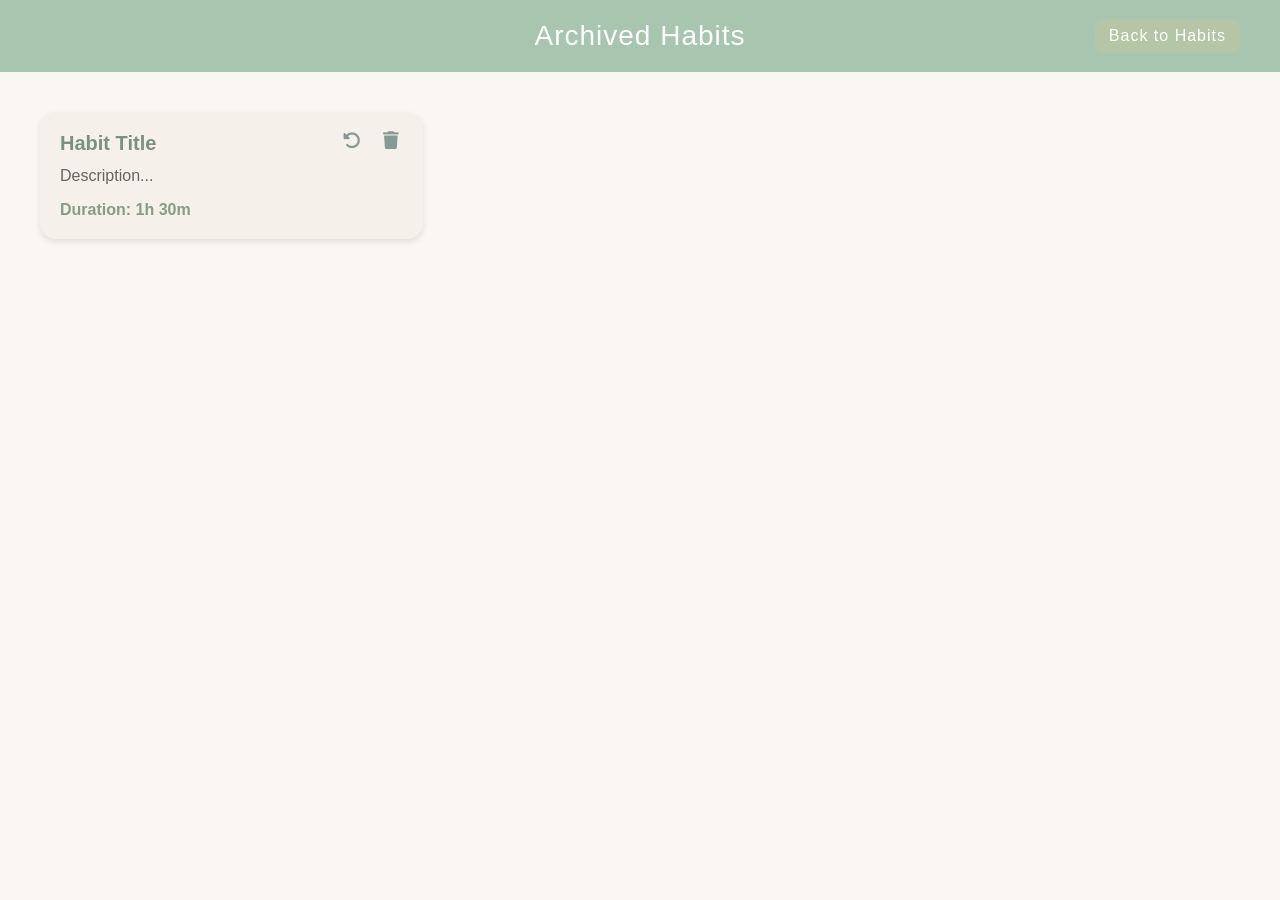
<file: src/main/resources/templates/archived.html>
<!DOCTYPE html>
<html xmlns:th="http://www.thymeleaf.org">
<head>
  <meta charset="UTF-8">
  <title>Archived Habits</title>
  <link rel="stylesheet"
        href="https://cdnjs.cloudflare.com/ajax/libs/font-awesome/6.4.0/css/all.min.css">
  <style>
    body {
      font-family: "Segoe UI", Arial, sans-serif;
      background-color: #FAF7F2;
      margin: 0;
      padding: 0;
    }
    header {
      background-color: #A8C5B0;
      color: white;
      padding: 20px 40px;
      text-align: center;
      font-size: 28px;
      letter-spacing: 1px;
      position: relative;
    }
    header a {
      position: absolute;
      right: 40px;
      top: 50%;
      transform: translateY(-50%);
      background-color: #B4C6A6;
      color: white;
      text-decoration: none;
      padding: 8px 14px;
      border-radius: 8px;
      font-size: 16px;
      transition: background 0.3s;
    }
    header a:hover {
      background-color: #8FAA9D;
    }

    main {
      padding: 40px;
      display: grid;
      grid-template-columns: repeat(auto-fill, minmax(300px, 1fr));
      gap: 25px;
    }
    .habit-card {
      background-color: #F5F1EA;
      border-radius: 16px;
      padding: 20px;
      box-shadow: 0 3px 6px rgba(0,0,0,0.1);
      opacity: 0.9;
      transition: transform 0.2s, box-shadow 0.2s;
      position: relative;
    }
    .habit-card:hover {
      transform: translateY(-3px);
      box-shadow: 0 5px 10px rgba(0,0,0,0.15);
    }
    .habit-title {
      font-size: 20px;
      font-weight: 700;
      color: #6F8576;
    }
    .habit-desc {
      margin-top: 10px;
      color: #555;
      line-height: 1.4;
    }
    .habit-duration {
      margin-top: 14px;
      font-weight: 600;
      color: #7B9478;
    }

    .habit-icons {
      position: absolute;
      top: 18px;
      right: 18px;
      display: flex;
      gap: 10px;
    }
    .habit-icons button {
      background: none;
      border: none;
      color: #7A8F8B;
      cursor: pointer;
      font-size: 18px;
      transition: color 0.2s;
    }
    .habit-icons button:hover {
      color: #4C6E5A;
    }

    /* shared style */
    .modal {
      display: none;
      position: fixed;
      z-index: 5;
      left: 0; top: 0;
      width: 100%; height: 100%;
      background: rgba(0,0,0,0.3);
      align-items: center;
      justify-content: center;
    }
    .modal-content {
      background-color: #FAF7F2;
      border-radius: 12px;
      width: 380px;
      padding: 30px;
      box-shadow: 0 4px 12px rgba(0,0,0,0.2);
      text-align: left;
    }
    .form-actions {
      margin-top: 25px;
      text-align: right;
    }
    .form-actions button {
      background: #8FAA9D;
      color: white;
      border: none;
      padding: 10px 18px;
      border-radius: 8px;
      cursor: pointer;
      margin-left: 10px;
    }
    .form-actions button.cancel {
      background: #B4C6A6;
    }
  </style>
</head>
<body>
  <header>
    Archived Habits
    <a href="/habits">Back to Habits</a>
  </header>

  <main>
    <div class="habit-card" th:each="habit : ${archivedHabits}">
      <div class="habit-title" th:text="${habit.title}">Habit Title</div>
      <div class="habit-desc" th:text="${habit.description}">Description...</div>
      <div class="habit-duration">
        Duration: <span th:text="${habit.hours}">1</span>h <span th:text="${habit.minutes}">30</span>m
      </div>
      <div class="habit-icons">
        <!-- restore button -->
        <button type="button"
                th:attr="data-id=${habit.id}"
                onclick="openRestoreModal(this)">
          <i class="fa-solid fa-rotate-left"></i>
        </button>
        <!-- permanent delete -->
        <button type="button"
                th:attr="data-id=${habit.id}"
                onclick="openDeleteModal(this)">
          <i class="fa-solid fa-trash"></i>
        </button>
      </div>
    </div>
  </main>

  <!-- restore modal -->
  <div class="modal" id="restoreModal">
    <div class="modal-content">
      <h2>Restore Habit</h2>
      <p>Do you want to restore this habit to your active habits list?</p>
      <div class="form-actions">
        <button type="button" class="cancel" onclick="closeRestoreModal()">Cancel</button>
        <a id="confirmRestore" style="text-decoration: none;">
          <button type="button">Restore</button>
        </a>
      </div>
    </div>
  </div>

  <!-- delete confirmation -->
  <div class="modal" id="deleteModal">
    <div class="modal-content">
      <h2>Delete Permanently</h2>
      <p>This will permanently remove the habit from the archive. Continue?</p>
      <div class="form-actions">
        <button type="button" class="cancel" onclick="closeDeleteModal()">Cancel</button>
        <a id="confirmDelete" style="text-decoration: none;">
          <button type="button">Delete</button>
        </a>
      </div>
    </div>
  </div>

  <script>
    // restore modal
    function openRestoreModal(btn) {
      const id = btn.getAttribute('data-id');
      document.getElementById('confirmRestore').setAttribute('href', '/habits/restore/' + id);
      document.getElementById('restoreModal').style.display = 'flex';
    }
    function closeRestoreModal() {
      document.getElementById('restoreModal').style.display = 'none';
    }

    // delete modal
    function openDeleteModal(btn) {
      const id = btn.getAttribute('data-id');
      document.getElementById('confirmDelete').setAttribute('href', '/habits/deleteArchived/' + id);
      document.getElementById('deleteModal').style.display = 'flex';
    }
    function closeDeleteModal() {
      document.getElementById('deleteModal').style.display = 'none';
    }

    // close modals when clicking outside
    window.onclick = e => {
      const restoreModal = document.getElementById('restoreModal');
      const deleteModal = document.getElementById('deleteModal');
      if (e.target === restoreModal) restoreModal.style.display = 'none';
      if (e.target === deleteModal) deleteModal.style.display = 'none';
    };
  </script>
</body>
</html>
</file>
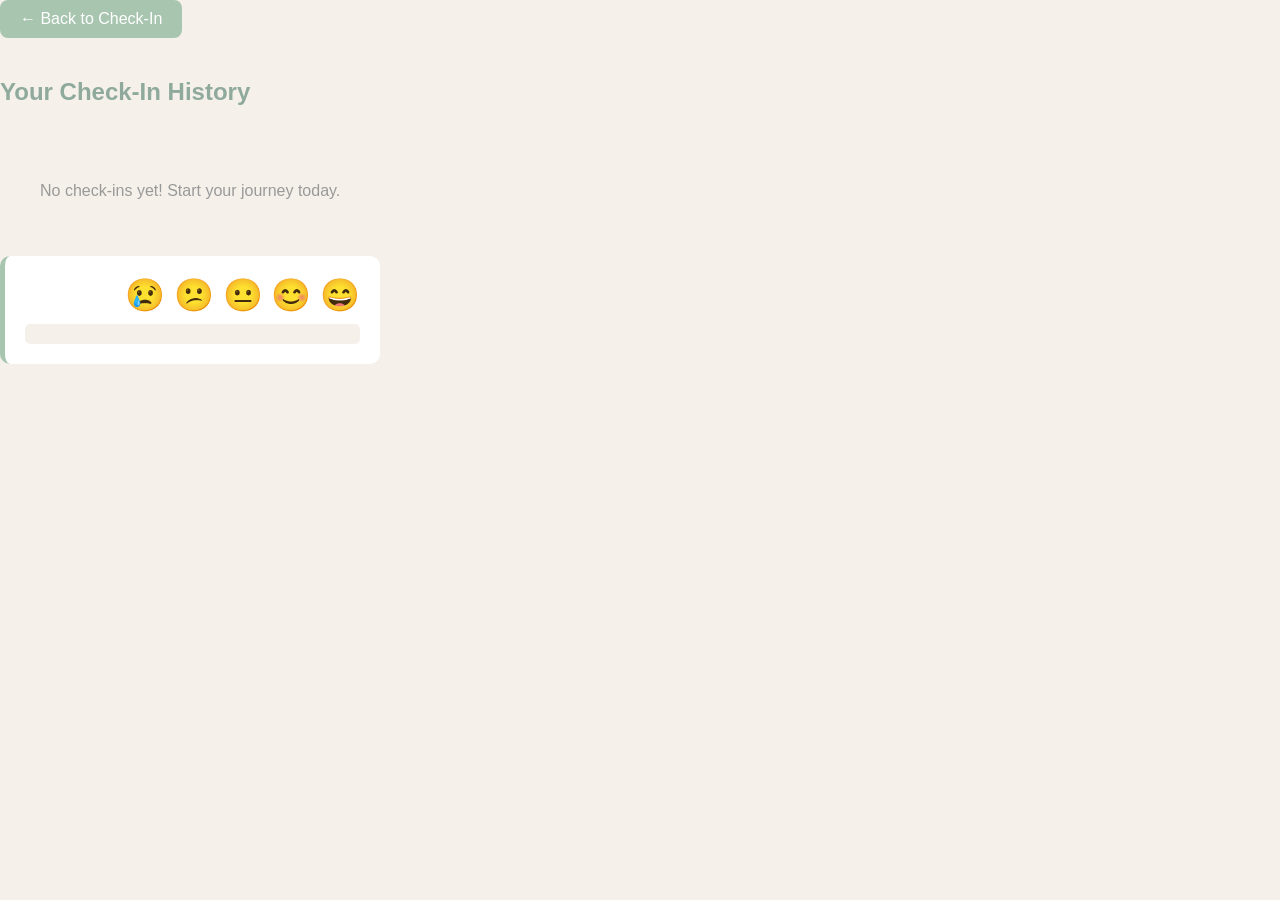
<file: src/main/resources/templates/checkin-history.html>
<!DOCTYPE html>
<html xmlns:th="http://www.thymeleaf.org">
<head>
    <title>Check-In History</title>
    <style>
        body {
            font-family: Arial, sans-serif;
            background: #F5F1EA;
            margin:0;
        }

        h2 {
            color: #8FAA9D;
            margin-bottom: 20px;
        }
        .btn-back {
            background: #A8C5B0;
            color: white;
            padding: 10px 20px;
            border: none;
            border-radius: 8px;
            cursor: pointer;
            text-decoration: none;
            display: inline-block;
            margin-bottom: 20px;
        }
        .btn-back:hover {
            background: #8FAA9D;
        }
        .checkin-card {
            background: white;
            padding: 20px;
            margin-bottom: 15px;
            border-radius: 10px;
            border-left: 5px solid #A8C5B0;
        }
        .checkin-header {
            display: flex;
            justify-content: space-between;
            align-items: center;
            margin-bottom: 10px;
        }
        .checkin-date {
            font-weight: bold;
            color: #555;
        }
        .checkin-mood {
            font-size: 2em;
        }
        .checkin-reflection {
            color: #666;
            margin: 10px 0;
            line-height: 1.5;
        }
        .checkin-message {
            background: #F5F1EA;
            padding: 10px;
            border-radius: 5px;
            font-style: italic;
            color: #777;
            margin-top: 10px;
        }
        .no-checkins {
            text-align: center;
            color: #999;
            padding: 40px;

        }
        .container{
        display:flex;
        min-height:100vh;
        }
        .content-area{
        flex:1;
        }
    </style>
</head>
<body>


    <div class="container">
        <div th:replace="~{dashboardSidebar :: sidebar}"></div>

        <div class="right-panel">
            <a href="/checkin" class="btn-back">← Back to Check-In</a>
            <h2>Your Check-In History</h2>

            <div th:if="${checkIns.isEmpty()}" class="no-checkins">
                <p>No check-ins yet! Start your journey today.</p>
            </div>

            <div th:each="checkIn : ${checkIns}" class="checkin-card">
                <div class="checkin-header">
                    <span class="checkin-date" th:text="${#temporals.format(checkIn.date, 'EEEE, MMMM dd, yyyy')}"></span>
                    <span class="checkin-mood" th:switch="${checkIn.mood}">
                    <span th:case="1">😢</span>
                    <span th:case="2">😕</span>
                    <span th:case="3">😐</span>
                    <span th:case="4">😊</span>
                    <span th:case="5">😄</span>
                </span>
                </div>
                <div class="checkin-reflection" th:text="${checkIn.reflection}"></div>
                <div th:if="${checkIn.message != null and !checkIn.message.isEmpty()}"
                     class="checkin-message"
                     th:text="'💭 ' + ${checkIn.message}"></div>
            </div>
        </div>

    </div>
</body>
</html>
</file>
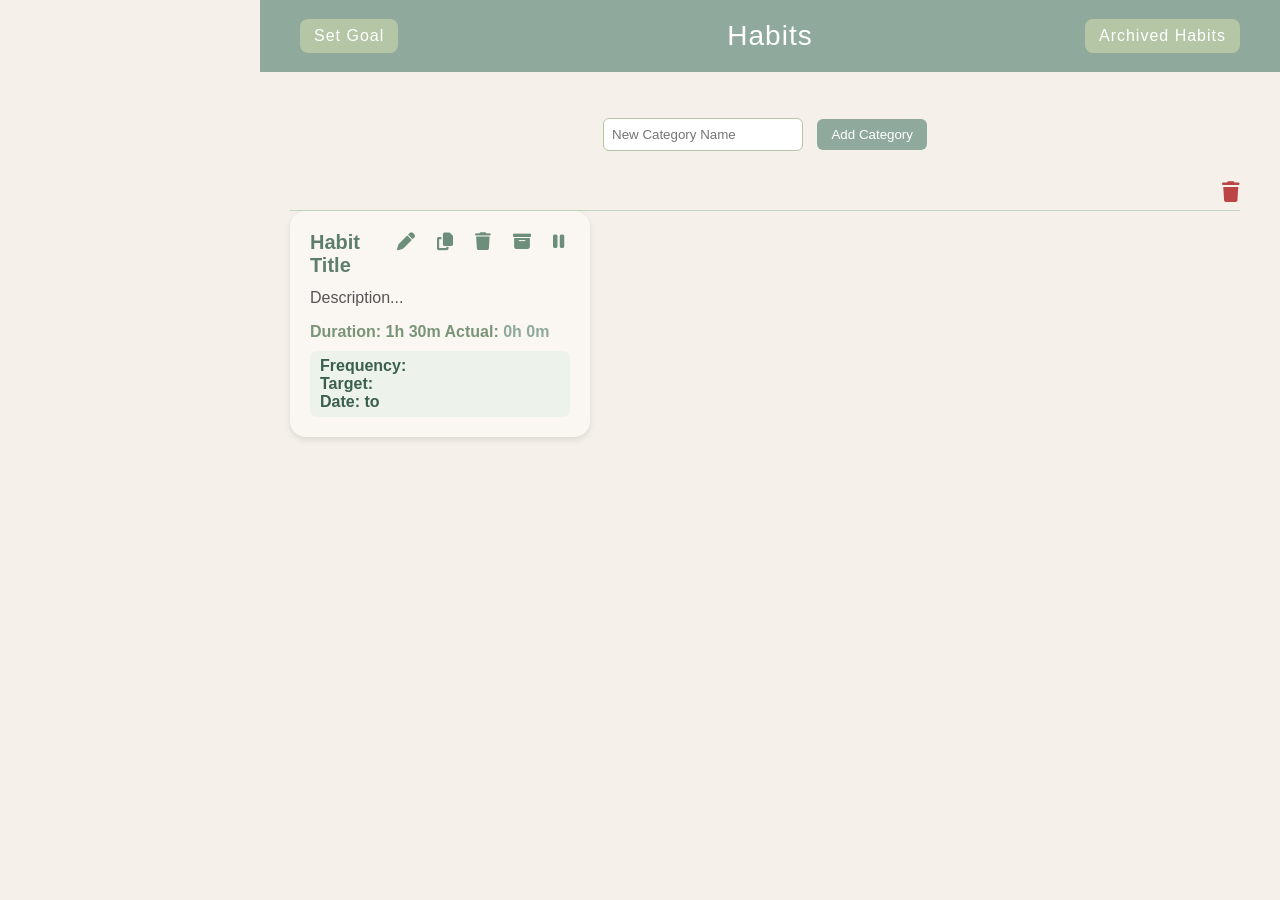
<file: src/main/resources/templates/habits.html>
<!DOCTYPE html>
<html xmlns:th="http://www.thymeleaf.org">
<head>
  <meta charset="UTF-8">
  <title>Habits</title>
  <link rel="stylesheet"
        href="https://cdnjs.cloudflare.com/ajax/libs/font-awesome/6.4.0/css/all.min.css">
  <style>
    body {
      font-family: "Segoe UI", Arial, sans-serif;
      background-color: #F5F1EA;
      margin: 0;
      padding: 0;
      min-height: 100vh;
    }

    /* sidebar on left */
    .content-area {
      margin-left: 250px;
    }

    header {
      background-color: #8FAA9D;
      color: white;
      padding: 20px 40px;
      text-align: center;
      font-size: 28px;
      letter-spacing: 1px;
      position: relative;
      margin-left: 10px;
    }

    header a {
      position: absolute;
      right: 40px;
      top: 50%;
      transform: translateY(-50%);
      background-color: #B4C6A6;
      color: white;
      text-decoration: none;
      padding: 8px 14px;
      border-radius: 8px;
      font-size: 16px;
      transition: background 0.3s;
    }
    header a:hover {
      background-color: #A2B598;
    }

    main {
      padding: 40px;
    }

    .category-block {
      margin-bottom: 40px;
    }
    .category-title {
      display: flex;
      justify-content: space-between;
      align-items: center;
      font-size: 20px;
      font-weight: 700;
      color: #5D7E6D;
      margin-top: 20px;
      border-bottom: 1px solid #C5D3C1;
      padding-bottom: 6px;
    }

    .habit-grid {
      display: grid;
      grid-template-columns: repeat(auto-fill, minmax(300px, 1fr));
      gap: 25px;
    }

    .habit-card {
      background-color: #FAF7F2;
      border-radius: 16px;
      padding: 20px;
      box-shadow: 0 3px 6px rgba(0,0,0,0.1);
      transition: transform 0.2s, box-shadow 0.2s;
      position: relative;
    }
    .habit-card:hover {
      transform: translateY(-3px);
      box-shadow: 0 5px 10px rgba(0,0,0,0.15);
    }

    /* paused label */
    .paused-label {
      display: none;
      margin-top: 10px;
      font-weight: bold;
      color: #B55;
    }

    .habit-header {
      display: flex;
      justify-content: space-between;
      align-items: start;
    }
    .habit-title {
      font-size: 20px;
      font-weight: 700;
      color: #5D7E6D;
    }

    .habit-icons {
      display: flex;
      gap: 10px;
    }
    .habit-icons button {
      background: none;
      border: none;
      color: #6D8E7A;
      cursor: pointer;
      font-size: 18px;
      transition: color 0.2s;
    }
    .habit-icons button:hover {
      color: #4C6E5A;
    }

    .habit-desc {
      margin-top: 10px;
      color: #555;
      line-height: 1.4;
    }
    .habit-duration {
      margin-top: 14px;
      font-weight: 600;
      color: #7B9478;
    }

    /* similar to dashboard */
    .habit-goal-info {
      margin-top: 10px;
      color: #3A5F4F; /* different color than description */
      font-weight: 600;
      background-color: #EDF3EA; /* subtle background */
      padding: 6px 10px;
      border-radius: 6px;
    }

    .modal {
      display: none;
      position: fixed;
      z-index: 5;
      left: 0; top: 0;
      width: 100%; height: 100%;
      background: rgba(0,0,0,0.3);
      align-items: center;
      justify-content: center;
    }
    .modal-content {
      background-color: #FAF7F2;
      border-radius: 12px;
      width: 380px;
      padding: 30px;
      box-shadow: 0 4px 12px rgba(0,0,0,0.2);
      text-align: left;
    }
    label { display: block; margin-top: 15px; font-weight: 600; color: #5D7E6D; }
    input, textarea, select {
      width: 100%;
      margin-top: 6px;
      padding: 10px;
      border-radius: 8px;
      border: 1px solid #B4C6A6;
      background: #ffffff;
      box-sizing: border-box;
      font-family: inherit;
    }
    .form-actions {
      margin-top: 25px;
      text-align: right;
    }
    .form-actions button {
      background: #8FAA9D;
      color: white;
      border: none;
      padding: 10px 18px;
      border-radius: 8px;
      cursor: pointer;
      margin-left: 10px;
    }
    .form-actions button.cancel {
      background: #B4C6A6;
    }

    .add-category {
      text-align: center;
      margin-bottom: 30px;
    }
    .add-category input {
      width: 200px;
      margin-right: 10px;
      padding: 8px;
      border-radius: 6px;
      border: 1px solid #B4C6A6;
    }
    .add-category button {
      padding: 8px 14px;
      border-radius: 6px;
      border: none;
      background-color: #8FAA9D;
      color: white;
      cursor: pointer;
    }
    .add-category button:hover {
      background-color: #7B9478;
    }
  </style>
</head>

<body>

  <div th:replace="~{dashboardSidebar :: sidebar}"></div>

  <div class="content-area">

    <header>
      <a id="openGoalModal" href="#" style="left: 40px; right: auto;">Set Goal</a>
      Habits
      <a href="/habits/archived">Archived Habits</a>
    </header>

    <main>

      <!-- add new category -->
      <div class="add-category">
        <form th:action="@{/habits/category/new}" method="post">
          <input type="text" name="name" placeholder="New Category Name" required>
          <button type="submit">Add Category</button>
        </form>
      </div>

      <!-- group habits by category -->
      <div th:each="category : ${categories}" class="category-block">
        <div class="category-title">
          <span th:text="${category.name}"></span>
          <a th:href="@{'/habits/category/delete/' + ${category.id}}" style="margin-left:10px; color:#B44;">
            <i class="fa-solid fa-trash"></i>
          </a>
        </div>

        <div class="habit-grid">
          <div class="habit-card" th:each="habit : ${category.habits}">
            <div class="habit-header">
              <div class="habit-title" th:text="${habit.title}">Habit Title</div>
              <div class="habit-icons">

                <!-- buttons -->
                <button type="button"
                        th:attr="data-id=${habit.id},data-title=${habit.title},data-description=${habit.description},data-hours=${habit.hours},data-minutes=${habit.minutes},data-category=${habit.category != null ? habit.category.id : 0}"
                        onclick="openEditModal(this)">
                  <i class="fa-solid fa-pen"></i>
                </button>
                <!-- copy button -->
                <button type="button" th:attr="data-id=${habit.id}" onclick="duplicateHabit(this)">
                  <i class="fa-solid fa-copy"></i>
                </button>
                <!-- delete button -->
                <button type="button" th:attr="data-id=${habit.id}" onclick="openDeleteModal(this)">
                  <i class="fa-solid fa-trash"></i>
                </button>
                <!-- archive button -->
                <button type="button" th:attr="data-id=${habit.id}" onclick="openArchiveModal(this)">
                  <i class="fa-solid fa-box-archive"></i>
                </button>

                <!-- pause button -->
                <button type="button" onclick="togglePause(this)">
                  <i class="fa-solid fa-pause"></i>
                </button>

              </div>
            </div>

            <div class="habit-desc" th:text="${habit.description}">Description...</div>

            <!-- pause -->
            <div class="paused-label">Paused</div>

            <div class="habit-duration">
              Duration: <span th:text="${habit.hours}">1</span>h 
              <span th:text="${habit.minutes}">30</span>m
              Actual: <span th:text="${habit.formattedTimeSpent}" style="color: #8FAA9D;">0h 0m</span>
            </div>

            <!-- new goal display -->
            <div class="habit-goal-info">
              <div th:if="${habit.frequency != null}">
                Frequency: <span th:text="${habit.frequency}"></span>
              </div>
              <div th:if="${habit.target != null}">
                Target: <span th:text="${habit.target}"></span>
              </div>
              <div th:if="${habit.startDate != null}">
                Date:
                <span th:text="${habit.startDate}"></span>
                to
                <span th:text="${habit.endDate}"></span>
              </div>
            </div>
          </div>
        </div>
      </div>
    </main>
  </div> 

  <!-- edit modal -->
  <div class="modal" id="editModal">
    <div class="modal-content">
      <h2>Edit Habit</h2>
      <form th:action="@{/habits/save}" method="post">
        <input type="hidden" id="editId" name="id">

        <label>Title</label>
        <input type="text" id="editTitle" name="title" required>

        <label>Description</label>
        <textarea id="editDescription" name="description" rows="3" required></textarea>

        <label>Duration</label>
        <div style="display: flex; gap: 10px;">
          <select id="editHours" name="hours" required></select>
          <select id="editMinutes" name="minutes" required></select>
        </div>

        <!-- New category dropdown -->
        <label>Category</label>
        <select id="editCategory" name="categoryId" required>
          <option value="">Select Category</option>
          <option th:each="cat : ${categories}" th:value="${cat.id}" th:text="${cat.name}"></option>
        </select>

        <div class="form-actions">
          <button type="button" class="cancel" onclick="closeEditModal()">Cancel</button>
          <button type="submit">Save</button>
        </div>
      </form>
    </div>
  </div>

  <!-- delete confirmation -->
  <div class="modal" id="deleteModal">
    <div class="modal-content">
      <h2>Confirm Deletion</h2>
      <p>Are you sure you want to delete this habit?</p>
      <div class="form-actions">
        <button type="button" class="cancel" onclick="closeDeleteModal()">Cancel</button>
        <a id="confirmDelete" style="text-decoration: none;">
          <button type="button">Delete</button>
        </a>
      </div>
    </div>
  </div>

  <!-- archive confirmation -->
  <div class="modal" id="archiveModal">
    <div class="modal-content">
      <h2>Archive Habit</h2>
      <p>Do you want to archive this habit? You can view it later on the Archived Habits page.</p>
      <div class="form-actions">
        <button type="button" class="cancel" onclick="closeArchiveModal()">Cancel</button>
        <a id="confirmArchive" style="text-decoration: none;">
          <button type="button">Archive</button>
        </a>
      </div>
    </div>
  </div>

  <div class="modal" id="goalModal" style="display:none;">
    <div class="modal-content">
      <h2>Set Goal</h2>

      <form action="/habits/goal/save" method="post">

        <label>Habit</label>
        <select name="habitId" required>
          <option th:each="habit : ${habits}" 
                  th:value="${habit.id}" 
                  th:text="${habit.title}">
          </option>
        </select>

        <label>Frequency</label>
        <select name="frequency" required>
          <option value="Daily">Daily</option>
          <option value="Weekly">Weekly</option>
          <option value="Monthly">Monthly</option>
        </select>

        <label>Target</label>
        <input type="text" name="target" placeholder="e.g. meditate 1 hour" required>

        <label>Start Date</label>
        <input type="date" name="startDate" required>

        <label>End Date</label>
        <input type="date" name="endDate" required>

        <div class="form-actions">
          <button type="button" class="cancel" onclick="document.getElementById('goalModal').style.display='none'">Cancel</button>
          <button type="submit">Save</button>
        </div>

      </form>
    </div>
  </div>

  <script>
    // hr/min selects populated once only
    document.addEventListener('DOMContentLoaded', () => {
      const hourSelect = document.getElementById('editHours');
      const minuteSelect = document.getElementById('editMinutes');
      // 1-12 hours
      for (let i = 0; i <= 12; i++) {
        const opt = document.createElement('option');
        opt.value = i;
        opt.textContent = `${i} hour${i !== 1 ? 's' : ''}`;
        hourSelect.appendChild(opt);
      }

      // 1 minute interval
      for (let i = 0; i < 60; i += 1) {
        const opt = document.createElement('option');
        opt.value = i;
        opt.textContent = `${i} min`;
        minuteSelect.appendChild(opt);
      }
    });

    // when user pauses toggle the buttons (switch pause and play logos)
    function togglePause(btn) {
      const card = btn.closest(".habit-card");
      const label = card.querySelector(".paused-label");
      const icon = btn.querySelector("i");

      if (label.style.display === "block") {
        label.style.display = "none";
        icon.classList.remove("fa-play");
        icon.classList.add("fa-pause");
      } else {
        label.style.display = "block";
        icon.classList.remove("fa-pause");
        icon.classList.add("fa-play");
      }
    }

    // open goal modal
    document.getElementById("openGoalModal").onclick = function () {
      document.getElementById("goalModal").style.display = "flex";
    };

    // edit modal
    function openEditModal(btn) {
      document.getElementById('editId').value = btn.getAttribute('data-id');
      document.getElementById('editTitle').value = btn.getAttribute('data-title');
      document.getElementById('editDescription').value = btn.getAttribute('data-description');
      document.getElementById('editHours').value = btn.getAttribute('data-hours');
      document.getElementById('editMinutes').value = btn.getAttribute('data-minutes');
      document.getElementById('editCategory').value = btn.getAttribute('data-category');
      document.getElementById('editModal').style.display = 'flex';
    }
    function closeEditModal() { document.getElementById('editModal').style.display = 'none'; }

    // delete modal
    function openDeleteModal(btn) {
      const id = btn.getAttribute('data-id');
      document.getElementById('confirmDelete').setAttribute('href', '/habits/delete/' + id);
      document.getElementById('deleteModal').style.display = 'flex';
    }
    function closeDeleteModal() { document.getElementById('deleteModal').style.display = 'none'; }

    // archive modal
    function openArchiveModal(btn) {
      const id = btn.getAttribute('data-id');
      document.getElementById('confirmArchive').setAttribute('href', '/habits/archive/' + id);
      document.getElementById('archiveModal').style.display = 'flex';
    }
    function closeArchiveModal() { document.getElementById('archiveModal').style.display = 'none'; }

    // duplicate habit
    function duplicateHabit(btn) {
      const id = btn.getAttribute('data-id');
      window.location.href = '/habits/duplicate/' + id;
    }

    // close modals on outside click
    window.onclick = e => {
      const editModal = document.getElementById('editModal');
      const deleteModal = document.getElementById('deleteModal');
      const archiveModal = document.getElementById('archiveModal');
      const goalModal = document.getElementById('goalModal');
      if (e.target === editModal) editModal.style.display = 'none';
      if (e.target === deleteModal) deleteModal.style.display = 'none';
      if (e.target === archiveModal) archiveModal.style.display = 'none';
      if (e.target === goalModal) goalModal.style.display = 'none';
    };
  </script>

</body>
</html>
</file>
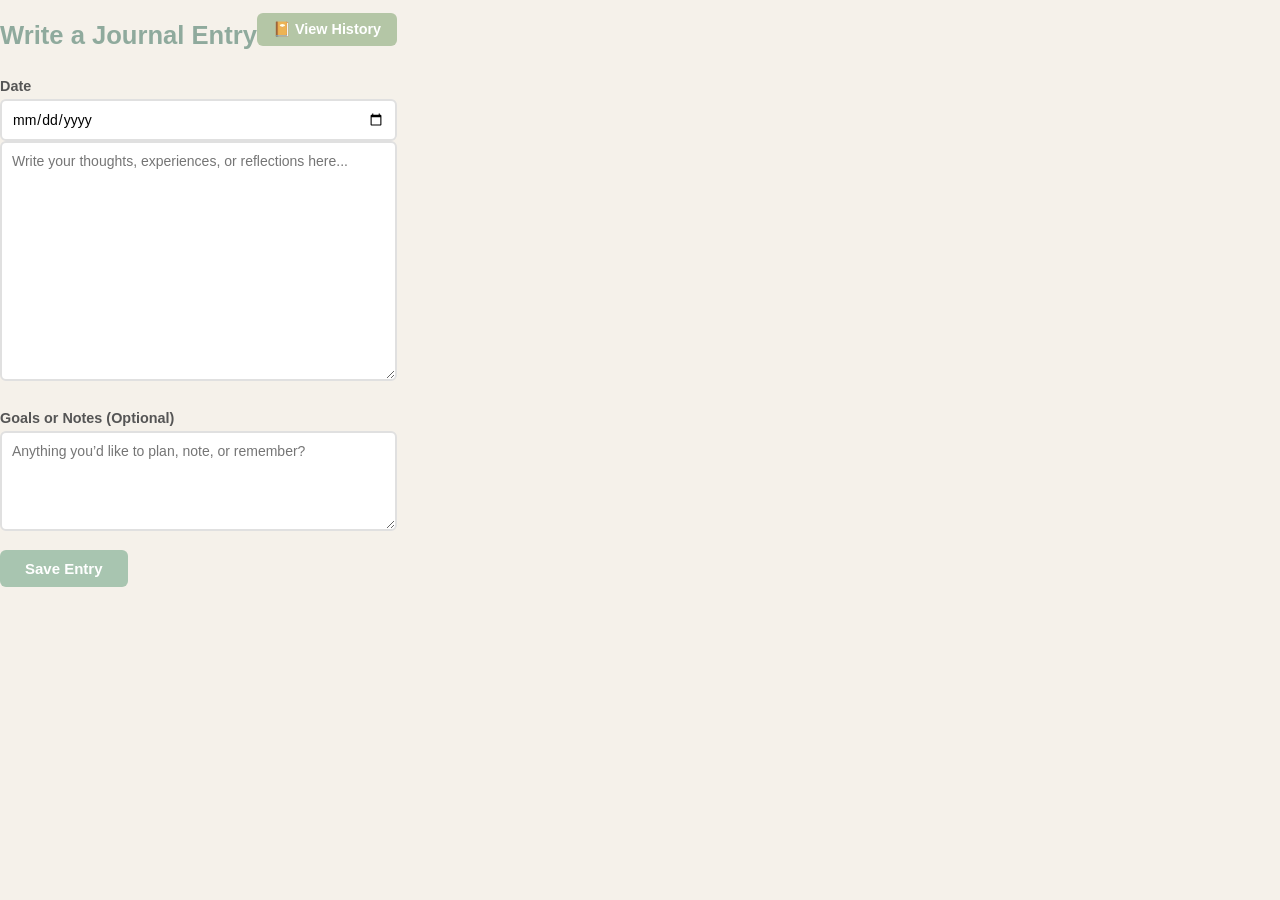
<file: src/main/resources/templates/journal.html>
<!DOCTYPE html>
<html xmlns:th="http://www.thymeleaf.org">
<head>
  <title>Journal Entry</title>
  <style>
    body {
      font-family: Arial, sans-serif;
      background: #F5F1EA;
      margin:0;
    }


    h2 {
      color: #8FAA9D;
      font-size: 1.6em;
      margin-bottom: 8px;
    }

    .header-buttons {
      display: flex;
      justify-content: space-between;
      align-items: center;
      margin-bottom: 20px;
    }

    .btn-view-history {
      background: #B4C6A6;
      color: white;
      padding: 8px 16px;
      border: none;
      border-radius: 6px;
      cursor: pointer;
      text-decoration: none;
      font-size: 0.9em;
      font-weight: bold;
    }

    .btn-view-history:hover {
      background: #A2B598;
    }

    label {
      display: block;
      margin: 10px 0 5px 0;
      color: #555;
      font-weight: bold;
      font-size: 0.9em;
    }

    textarea,
    input[type="date"] {
      width: 100%;
      padding: 10px;
      border: 2px solid #E0E0E0;
      border-radius: 6px;
      box-sizing: border-box;
      font-size: 14px;
      font-family: inherit;
      resize: vertical;
    }

    textarea[name="thoughts"] {
      height: 240px;
      margin-bottom: 15px;
    }

    textarea[name="goals"] {
      height: 100px;
    }

    button[type="submit"] {
      background: #A8C5B0;
      color: white;
      padding: 10px 25px;
      border: none;
      border-radius: 6px;
      cursor: pointer;
      margin-top: 15px;
      font-size: 15px;
      font-weight: bold;
    }

    button[type="submit"]:hover {
      background: #8FAA9D;
    }

    .container{
    display:flex;
    min-height:100vh;
    }
    .content-area{
    flex:1;
    }
  </style>
</head>
<body>


  <div class="container">
      <div th:replace="~{dashboardSidebar :: sidebar}"></div>

      <div class="right-panel">
          <div class="header-buttons">
              <h2>Write a Journal Entry</h2>
              <a href="/journal/history" class="btn-view-history">📔 View History</a>
          </div>

          <form th:action="@{/journal/save}" method="post">
              <!-- Date -->
              <label for="date">Date</label>
              <input type="date" id="date" name="date" th:value="${#temporals.format(T(java.time.LocalDate).now(), 'yyyy-MM-dd')}" required>

              <!-- Main journal area -->
              <textarea name="thoughts" placeholder="Write your thoughts, experiences, or reflections here..." required></textarea>

              <!-- Goals section -->
              <label>Goals or Notes (Optional)</label>
              <textarea name="goals" placeholder="Anything you’d like to plan, note, or remember?" th:text="${journal.goals}"></textarea>

              <button type="submit">Save Entry</button>
          </form>
      </div>

  </div>
</body>
</html>
</file>
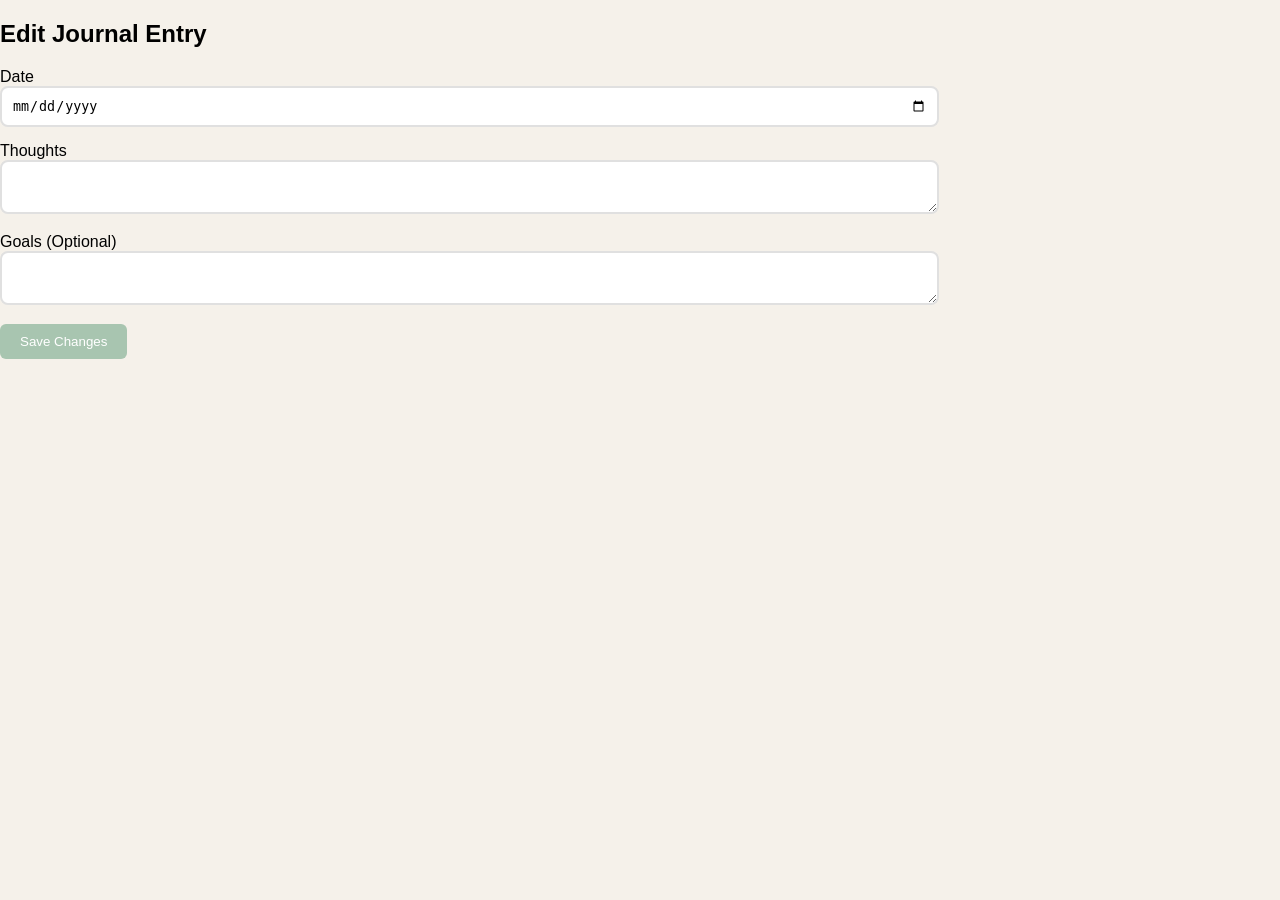
<file: src/main/resources/templates/journalEdit.html>
<!DOCTYPE html>
<html xmlns:th="http://www.thymeleaf.org">
<head>
  <title>Edit Journal Entry</title>
  <style>
    body {
      font-family: Arial, sans-serif;
      background: #F5F1EA;
      margin:0
    }
    textarea, input[type="date"] {
      width: 100%;
      padding: 10px;
      border: 2px solid #E0E0E0;
      border-radius: 8px;
      margin-bottom: 15px;
    }
    button {
      background: #A8C5B0;
      color: white;
      padding: 10px 20px;
      border: none;
      border-radius: 6px;
      cursor: pointer;
    }
    button:hover {
      background: #8FAA9D;
    }

    .container{
    display:flex;
    min-height:100vh;
    }
    .content-area{
    flex:1;
    }

  </style>
</head>
<body>
<div class="container">
    <div th:replace="~{dashboardSidebar :: sidebar}"></div>

    <div class="right-panel">
        <h2>Edit Journal Entry</h2>
        <form th:action="@{/journal/update/{id}(id=${journal.id})}" method="post">
            <label>Date</label>
            <input type="date" name="date" th:value="${journal.date}" required>

            <label>Thoughts</label>
            <textarea name="thoughts" th:text="${journal.thoughts}" required></textarea>

            <label>Goals (Optional)</label>
            <textarea name="goals" th:text="${journal.goals}"></textarea>

            <button type="submit">Save Changes</button>
        </form>
    </div>


  </div>
</body>
</html>
</file>
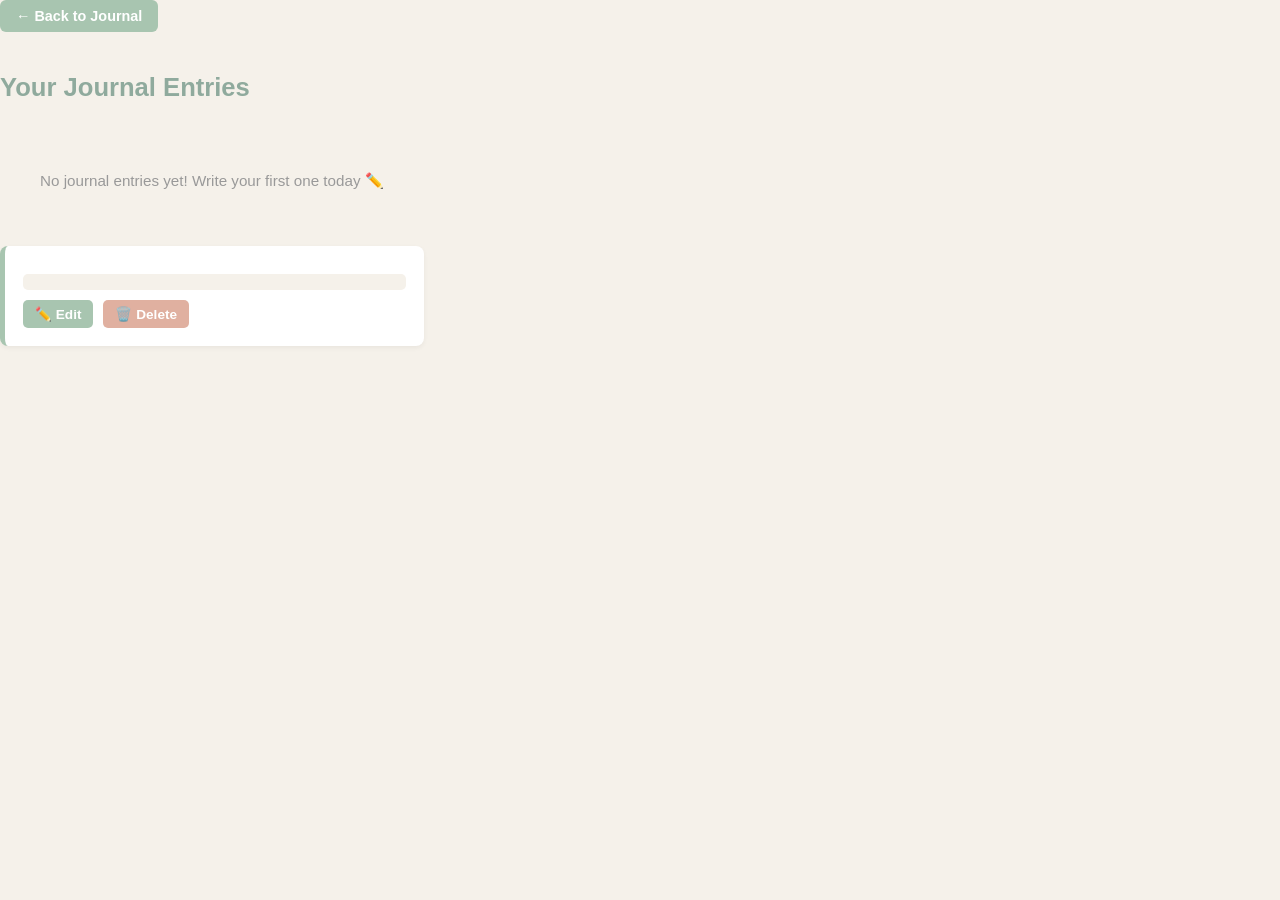
<file: src/main/resources/templates/journalHistory.html>
<!DOCTYPE html>
<html xmlns:th="http://www.thymeleaf.org">
<head>
  <title>Journal History</title>
  <style>
    body {
      font-family: Arial, sans-serif;
      background: #F5F1EA;
      margin:0;
    }

    h2 {
      color: #8FAA9D;
      font-size: 1.6em;
      margin-bottom: 15px;
    }

    .btn-back {
      background: #A8C5B0;
      color: white;
      padding: 8px 16px;
      border: none;
      border-radius: 6px;
      cursor: pointer;
      text-decoration: none;
      font-size: 0.9em;
      font-weight: bold;
      margin-bottom: 20px;
      display: inline-block;
    }

    .btn-back:hover {
      background: #8FAA9D;
    }

    .journal-card {
      background: white;
      padding: 18px;
      margin-bottom: 15px;
      border-radius: 8px;
      border-left: 5px solid #A8C5B0;
      box-shadow: 0 2px 5px rgba(0,0,0,0.05);
    }

    .entry-header {
      display: flex;
      justify-content: space-between;
      align-items: center;
      margin-bottom: 8px;
    }

    .entry-date {
      font-weight: bold;
      color: #555;
      font-size: 0.95em;
    }

    .entry-id {
      color: #aaa;
      font-size: 0.8em;
    }

    .entry-thoughts {
      color: #444;
      margin: 10px 0;
      line-height: 1.5;
      white-space: pre-line;
      font-size: 0.95em;
    }

    .entry-goals {
      background: #F5F1EA;
      padding: 8px;
      border-radius: 5px;
      font-style: italic;
      color: #777;
      font-size: 0.9em;
      white-space: pre-line;
    }

    .entry-actions {
      margin-top: 10px;
      display: flex;
      gap: 10px;
    }

    .btn-action {
      padding: 6px 12px;
      border-radius: 5px;
      text-decoration: none;
      font-size: 0.85em;
      font-weight: bold;
      cursor: pointer;
      transition: 0.2s;
    }

    .btn-action.edit {
      background: #A8C5B0;
      color: white;
    }

    .btn-action.edit:hover {
      background: #8FAA9D;
    }

    .btn-action.delete {
      background: #E0B0A0;
      color: white;
    }

    .btn-action.delete:hover {
      background: #C99284;
    }

    .no-entries {
      text-align: center;
      color: #999;
      padding: 40px;
      font-size: 0.95em;
    }
    .container{
    display:flex;
    min-height:100vh;
    }
    .content-area{
    flex:1;
    }

  </style>
</head>
<body>


  <div class="container">
      <div th:replace="dashboardSidebar :: sidebar"></div>

      <div class="right-panel">
          <a href="/journal" class="btn-back">← Back to Journal</a>
          <h2>Your Journal Entries</h2>

          <!-- If no entries exist -->
          <div th:if="${journals.isEmpty()}" class="no-entries">
              <p>No journal entries yet! Write your first one today ✏️</p>
          </div>

          <!-- List all journal entries -->
          <div th:each="entry : ${journals}" class="journal-card">
              <div class="entry-header">
                  <span class="entry-date" th:text="${#temporals.format(entry.date, 'EEEE, MMMM dd, yyyy')}"></span>
                  <span class="entry-id" th:text="'#' + ${entry.id}"></span>
              </div>

              <div class="entry-thoughts" th:text="${entry.thoughts}"></div>

              <div th:if="${entry.goals != null and !entry.goals.isEmpty()}"
                   class="entry-goals"
                   th:text="'📝 ' + ${entry.goals}"></div>

              <!-- Edit and Delete buttons -->
              <div class="entry-actions">
                  <a th:href="@{/journal/edit/{id}(id=${entry.id})}" class="btn-action edit">✏️ Edit</a>
                  <a th:href="@{/journal/delete/{id}(id=${entry.id})}"
                     class="btn-action delete"
                     onclick="return confirm('Are you sure you want to delete this entry?');">🗑️ Delete</a>
              </div>
          </div>
      </div>

  </div>
</body>
</html>
</file>
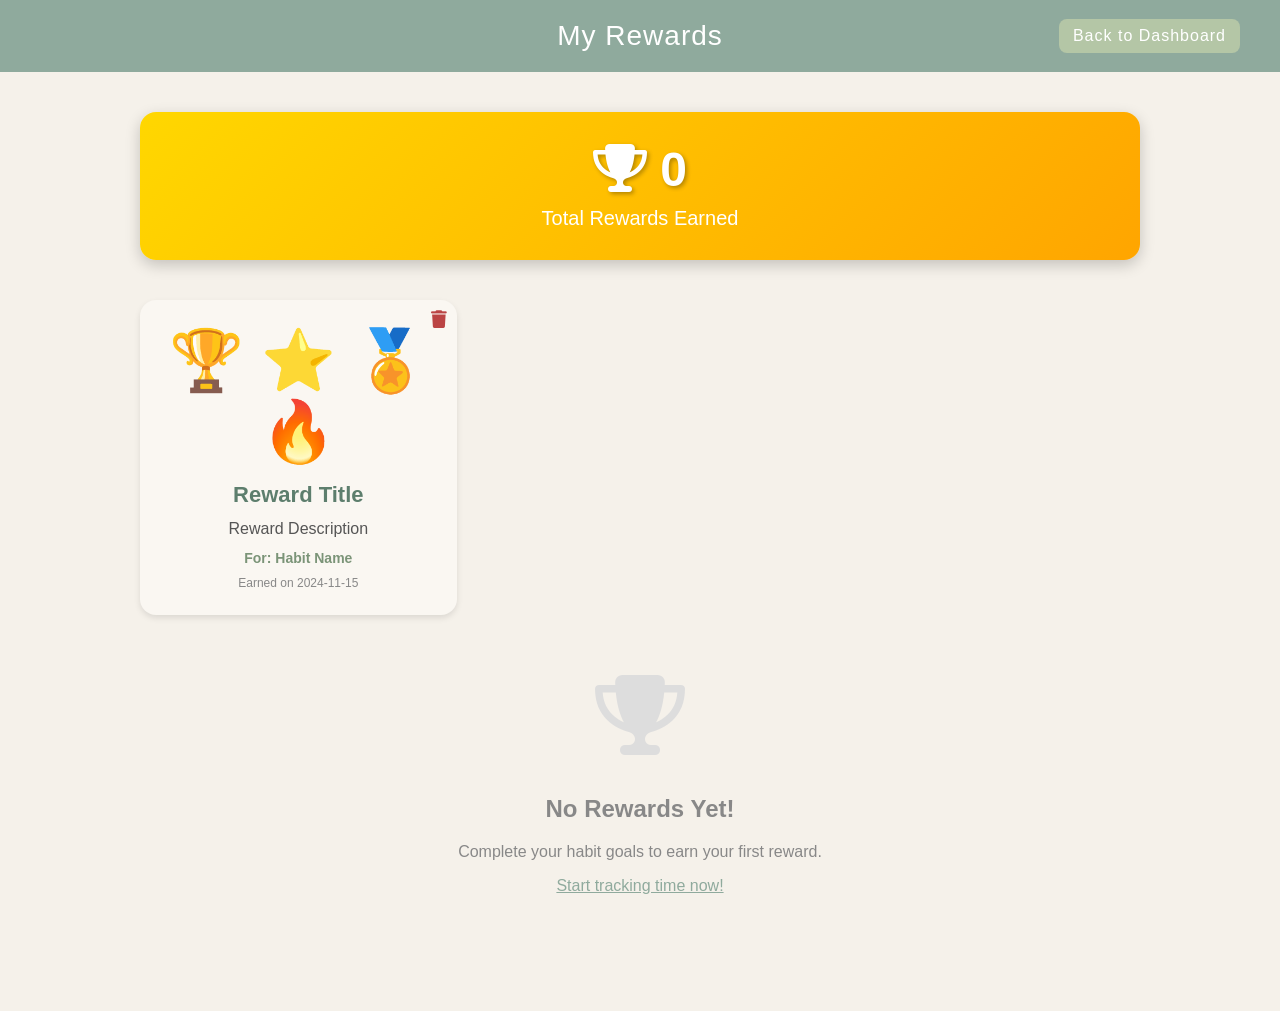
<file: src/main/resources/templates/rewards.html>
<!DOCTYPE html>
<html xmlns:th="http://www.thymeleaf.org">
<head>
  <meta charset="UTF-8">
  <title>My Rewards</title>
  <link rel="stylesheet"
        href="https://cdnjs.cloudflare.com/ajax/libs/font-awesome/6.4.0/css/all.min.css">
  <style>
    body {
      font-family: "Segoe UI", Arial, sans-serif;
      background-color: #F5F1EA;
      margin: 0;
      padding: 0;
    }
    header {
      background-color: #8FAA9D;
      color: white;
      padding: 20px 40px;
      text-align: center;
      font-size: 28px;
      letter-spacing: 1px;
      position: relative;
    }
    header a {
      position: absolute;
      right: 40px;
      top: 50%;
      transform: translateY(-50%);
      background-color: #B4C6A6;
      color: white;
      text-decoration: none;
      padding: 8px 14px;
      border-radius: 8px;
      font-size: 16px;
      transition: background 0.3s;
    }
    header a:hover { background-color: #A2B598; }

    main { padding: 40px; max-width: 1000px; margin: 0 auto; }

    .stats-box {
      background: linear-gradient(135deg, #FFD700, #FFA500);
      border-radius: 16px;
      padding: 30px;
      text-align: center;
      margin-bottom: 40px;
      color: white;
      box-shadow: 0 5px 15px rgba(0,0,0,0.2);
    }

    .stats-box h2 {
      margin: 0;
      font-size: 48px;
      text-shadow: 2px 2px 4px rgba(0,0,0,0.3);
    }

    .stats-box p {
      margin: 10px 0 0 0;
      font-size: 20px;
    }

    .rewards-grid {
      display: grid;
      grid-template-columns: repeat(auto-fill, minmax(300px, 1fr));
      gap: 25px;
    }

    .reward-card {
      background-color: #FAF7F2;
      border-radius: 16px;
      padding: 25px;
      box-shadow: 0 3px 6px rgba(0,0,0,0.1);
      transition: transform 0.2s, box-shadow 0.2s;
      position: relative;
    }

    .reward-card:hover {
      transform: translateY(-5px);
      box-shadow: 0 5px 15px rgba(0,0,0,0.15);
    }

    .reward-icon {
      font-size: 60px;
      text-align: center;
      margin-bottom: 15px;
    }

    .reward-title {
      font-size: 22px;
      font-weight: 700;
      color: #5D7E6D;
      text-align: center;
      margin-bottom: 10px;
    }

    .reward-description {
      color: #555;
      text-align: center;
      line-height: 1.4;
      margin-bottom: 10px;
    }

    .reward-habit {
      color: #7B9478;
      font-weight: 600;
      text-align: center;
      font-size: 14px;
      margin-bottom: 10px;
    }

    .reward-date {
      color: #888;
      font-size: 12px;
      text-align: center;
    }

    .delete-btn {
      position: absolute;
      top: 10px;
      right: 10px;
      background: none;
      border: none;
      color: #B44;
      cursor: pointer;
      font-size: 18px;
      transition: color 0.2s;
    }

    .delete-btn:hover {
      color: #900;
    }

    .no-rewards {
      text-align: center;
      padding: 60px;
      color: #888;
    }

    .no-rewards i {
      font-size: 80px;
      color: #ddd;
      margin-bottom: 20px;
    }
  </style>
</head>

<body>
<header>
  My Rewards
  <a href="/dashboard">Back to Dashboard</a>
</header>

<main>
  <!-- Total Rewards Stats -->
  <div class="stats-box">
    <h2><i class="fa-solid fa-trophy"></i> <span th:text="${totalRewards}">0</span></h2>
    <p>Total Rewards Earned</p>
  </div>

  <!-- Rewards Grid -->
  <div class="rewards-grid" th:if="${!#lists.isEmpty(rewards)}">
    <div class="reward-card" th:each="reward : ${rewards}">
      <a th:href="@{'/rewards/delete/' + ${reward.id}}" 
         onclick="return confirm('Delete this reward?');"
         class="delete-btn">
        <i class="fa-solid fa-trash"></i>
      </a>
      
      <div class="reward-icon">
        <span th:if="${reward.badgeIcon == 'trophy'}">🏆</span>
        <span th:if="${reward.badgeIcon == 'star'}">⭐</span>
        <span th:if="${reward.badgeIcon == 'medal'}">🏅</span>
        <span th:if="${reward.badgeIcon == 'fire'}">🔥</span>
      </div>
      
      <div class="reward-title" th:text="${reward.title}">Reward Title</div>
      <div class="reward-description" th:text="${reward.description}">Reward Description</div>
      <div class="reward-habit">
        For: <span th:text="${reward.habit.title}">Habit Name</span>
      </div>
      <div class="reward-date">
        Earned on <span th:text="${reward.formattedDate}">2024-11-15</span>
      </div>
    </div>
  </div>

  <!-- No Rewards Message -->
  <div class="no-rewards" th:if="${#lists.isEmpty(rewards)}">
    <i class="fa-solid fa-trophy"></i>
    <h2>No Rewards Yet!</h2>
    <p>Complete your habit goals to earn your first reward.</p>
    <p><a href="/timer" style="color: #8FAA9D;">Start tracking time now!</a></p>
  </div>
</main>

</body>
</html>
</file>
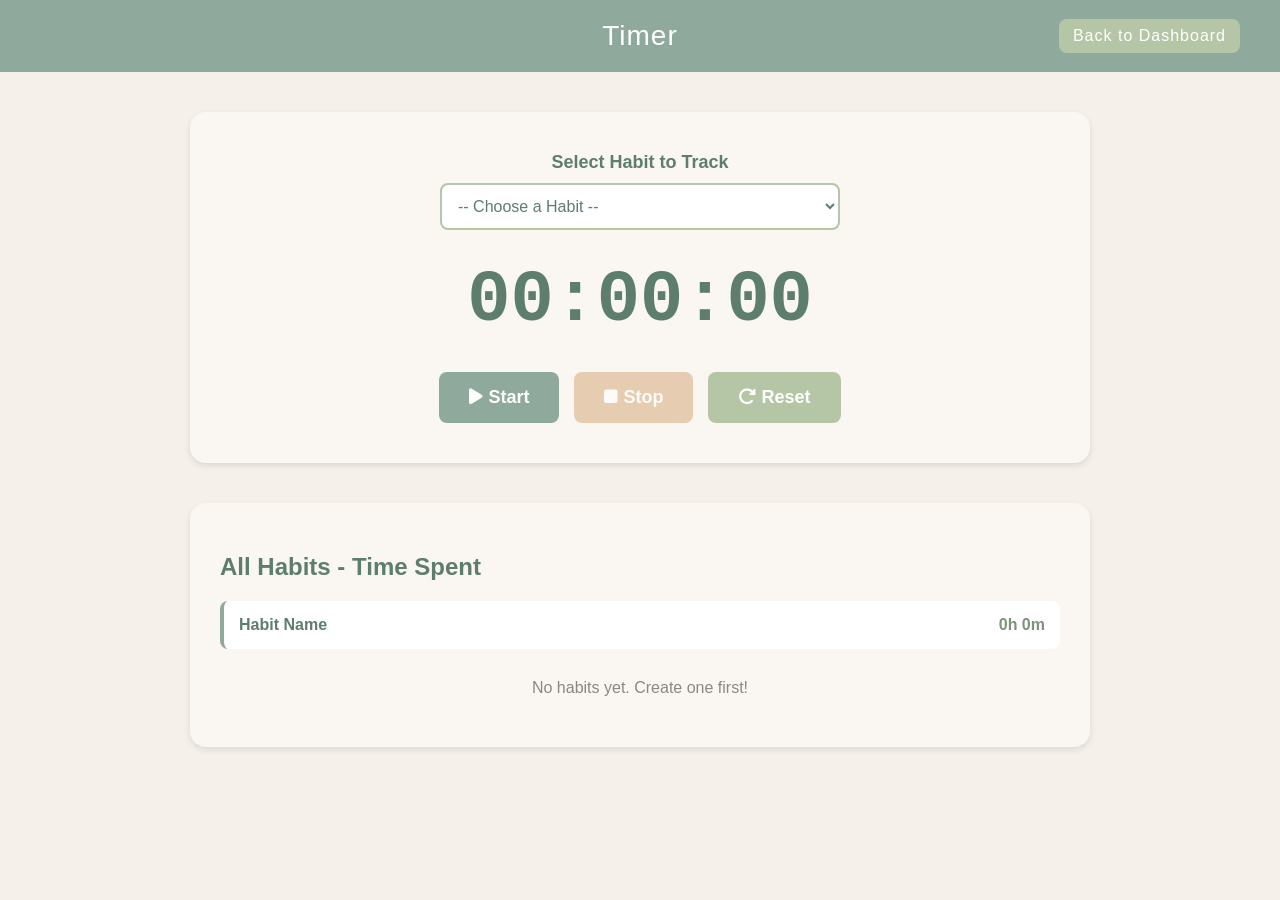
<file: src/main/resources/templates/timer.html>
<!DOCTYPE html>
<html xmlns:th="http://www.thymeleaf.org">
<head>
  <meta charset="UTF-8">
  <title>Timer</title>
  <link rel="stylesheet"
        href="https://cdnjs.cloudflare.com/ajax/libs/font-awesome/6.4.0/css/all.min.css">
  <style>
    body {
      font-family: "Segoe UI", Arial, sans-serif;
      background-color: #F5F1EA;
      margin: 0;
      padding: 0;
    }
    header {
      background-color: #8FAA9D;
      color: white;
      padding: 20px 40px;
      text-align: center;
      font-size: 28px;
      letter-spacing: 1px;
      position: relative;
    }
    header a {
      position: absolute;
      right: 40px;
      top: 50%;
      transform: translateY(-50%);
      background-color: #B4C6A6;
      color: white;
      text-decoration: none;
      padding: 8px 14px;
      border-radius: 8px;
      font-size: 16px;
      transition: background 0.3s;
    }
    header a:hover { background-color: #A2B598; }

    main { padding: 40px; max-width: 900px; margin: 0 auto; }

    .timer-section {
      background-color: #FAF7F2;
      border-radius: 16px;
      padding: 40px;
      box-shadow: 0 3px 6px rgba(0,0,0,0.1);
      text-align: center;
      margin-bottom: 40px;
    }

    .habit-selector {
      margin-bottom: 30px;
    }

    .habit-selector label {
      display: block;
      font-size: 18px;
      font-weight: 600;
      color: #5D7E6D;
      margin-bottom: 10px;
    }

    .habit-selector select {
      width: 100%;
      max-width: 400px;
      padding: 12px;
      font-size: 16px;
      border-radius: 8px;
      border: 2px solid #B4C6A6;
      background: white;
      color: #5D7E6D;
      cursor: pointer;
    }

    .timer-display {
      font-size: 72px;
      font-weight: bold;
      color: #5D7E6D;
      margin: 30px 0;
      font-family: 'Courier New', monospace;
    }

    .timer-controls {
      display: flex;
      gap: 15px;
      justify-content: center;
      margin-top: 20px;
    }

    .timer-controls button {
      padding: 15px 30px;
      font-size: 18px;
      border: none;
      border-radius: 8px;
      cursor: pointer;
      transition: all 0.3s;
      font-weight: 600;
    }

    .btn-start {
      background-color: #8FAA9D;
      color: white;
    }

    .btn-start:hover {
      background-color: #7B9478;
    }

    .btn-stop {
      background-color: #D4A574;
      color: white;
    }

    .btn-stop:hover {
      background-color: #C49563;
    }

    .btn-reset {
      background-color: #B4C6A6;
      color: white;
    }

    .btn-reset:hover {
      background-color: #A2B598;
    }

    button:disabled {
      opacity: 0.5;
      cursor: not-allowed;
    }

    .habits-list {
      background-color: #FAF7F2;
      border-radius: 16px;
      padding: 30px;
      box-shadow: 0 3px 6px rgba(0,0,0,0.1);
    }

    .habits-list h2 {
      color: #5D7E6D;
      margin-bottom: 20px;
      font-size: 24px;
    }

    .habit-item {
      display: flex;
      justify-content: space-between;
      align-items: center;
      padding: 15px;
      background: white;
      border-radius: 8px;
      margin-bottom: 10px;
      border-left: 4px solid #8FAA9D;
    }

    .habit-name {
      font-weight: 600;
      color: #5D7E6D;
      font-size: 16px;
    }

    .habit-time {
      color: #7B9478;
      font-weight: 600;
    }

    .message {
      margin-top: 20px;
      padding: 15px;
      border-radius: 8px;
      font-weight: 600;
      display: none;
    }

    .message.success {
      background-color: #d4edda;
      color: #155724;
      display: block;
    }

    .message.error {
      background-color: #f8d7da;
      color: #721c24;
      display: block;
    }
    
    /* Reward Modal */
    .reward-modal {
      display: none;
      position: fixed;
      z-index: 100;
      left: 0;
      top: 0;
      width: 100%;
      height: 100%;
      background: rgba(0,0,0,0.5);
      align-items: center;
      justify-content: center;
    }
    
    .reward-content {
      background: linear-gradient(135deg, #FFD700, #FFA500);
      border-radius: 20px;
      padding: 40px;
      text-align: center;
      max-width: 400px;
      box-shadow: 0 10px 30px rgba(0,0,0,0.3);
      animation: bounceIn 0.5s;
    }
    
    @keyframes bounceIn {
      0% { transform: scale(0.3); opacity: 0; }
      50% { transform: scale(1.05); }
      100% { transform: scale(1); opacity: 1; }
    }
    
    .reward-icon {
      font-size: 80px;
      margin-bottom: 20px;
    }
    
    .reward-title {
      font-size: 32px;
      font-weight: bold;
      color: white;
      margin-bottom: 10px;
      text-shadow: 2px 2px 4px rgba(0,0,0,0.3);
    }
    
    .reward-message {
      font-size: 18px;
      color: white;
      margin-bottom: 30px;
    }
    
    .reward-close-btn {
      background: white;
      color: #FFA500;
      border: none;
      padding: 12px 30px;
      border-radius: 25px;
      font-size: 16px;
      font-weight: bold;
      cursor: pointer;
      transition: transform 0.2s;
    }
    
    .reward-close-btn:hover {
      transform: scale(1.1);
    }
  </style>
</head>

<body>
<header>
  Timer
  <a href="/dashboard">Back to Dashboard</a>
</header>

<main>
  <!-- Timer Section -->
  <div class="timer-section">
    <div class="habit-selector">
      <label for="habitSelect">Select Habit to Track</label>
      <select id="habitSelect">
        <option value="">-- Choose a Habit --</option>
        <option th:each="habit : ${habits}" 
                th:value="${habit.id}" 
                th:text="${habit.title}">
        </option>
      </select>
    </div>

    <div class="timer-display" id="timerDisplay">00:00:00</div>

    <div class="timer-controls">
      <button class="btn-start" id="startBtn" onclick="startTimer()">
        <i class="fa-solid fa-play"></i> Start
      </button>
      <button class="btn-stop" id="stopBtn" onclick="stopTimer()" disabled>
        <i class="fa-solid fa-stop"></i> Stop
      </button>
      <button class="btn-reset" id="resetBtn" onclick="resetTimer()">
        <i class="fa-solid fa-rotate-right"></i> Reset
      </button>
    </div>

    <div class="message" id="message"></div>
  </div>

  <!-- Habits List with Time Spent -->
  <div class="habits-list">
    <h2>All Habits - Time Spent</h2>
    <div th:each="habit : ${habits}" class="habit-item">
      <span class="habit-name" th:text="${habit.title}">Habit Name</span>
      <span class="habit-time" th:text="${habit.formattedTimeSpent}">0h 0m</span>
    </div>
    <div th:if="${#lists.isEmpty(habits)}" style="text-align: center; color: #888; padding: 20px;">
      No habits yet. Create one first!
    </div>
  </div>
</main>

<!-- Reward Modal -->
<div class="reward-modal" id="rewardModal">
  <div class="reward-content">
    <div class="reward-icon">🏆</div>
    <div class="reward-title" id="rewardTitle">Congratulations!</div>
    <div class="reward-message" id="rewardMessage">You've earned a reward!</div>
    <button class="reward-close-btn" onclick="closeRewardModal()">Awesome!</button>
  </div>
</div>

<script>
  let timerInterval = null;
  let seconds = 0;
  let minutes = 0;
  let hours = 0;

  function updateDisplay() {
    const display = document.getElementById('timerDisplay');
    const h = String(hours).padStart(2, '0');
    const m = String(minutes).padStart(2, '0');
    const s = String(seconds).padStart(2, '0');
    display.textContent = `${h}:${m}:${s}`;
  }

  function startTimer() {
    const habitSelect = document.getElementById('habitSelect');
    if (!habitSelect.value) {
      showMessage('Please select a habit first!', 'error');
      return;
    }

    document.getElementById('startBtn').disabled = true;
    document.getElementById('stopBtn').disabled = false;
    document.getElementById('habitSelect').disabled = true;

    timerInterval = setInterval(() => {
      seconds++;
      if (seconds >= 60) {
        seconds = 0;
        minutes++;
      }
      if (minutes >= 60) {
        minutes = 0;
        hours++;
      }
      updateDisplay();
    }, 1000);

    showMessage('Timer started!', 'success');
  }

  function stopTimer() {
    if (timerInterval) {
      clearInterval(timerInterval);
      timerInterval = null;
    }

    document.getElementById('startBtn').disabled = false;
    document.getElementById('stopBtn').disabled = true;
    document.getElementById('habitSelect').disabled = false;

    // Use standard rounding (10s = 0m, 35s = 1m)
    const totalMinutes = hours * 60 + minutes + Math.round(seconds / 60);
    const habitId = document.getElementById('habitSelect').value;

    // Send request as long as we have a habit ID.
    // This allows 0 minutes to be sent, which updates the "Last Activity Date"
    // and clears the reminder on the dashboard.
    if (habitId) {
      saveTimeToHabit(habitId, totalMinutes);
    } else {
      showMessage('Timer stopped!', 'success');
    }
  }

  function resetTimer() {
    if (timerInterval) {
      clearInterval(timerInterval);
      timerInterval = null;
    }

    seconds = 0;
    minutes = 0;
    hours = 0;
    updateDisplay();

    document.getElementById('startBtn').disabled = false;
    document.getElementById('stopBtn').disabled = true;
    document.getElementById('habitSelect').disabled = false;

    showMessage('Timer reset!', 'success');
  }

  function saveTimeToHabit(habitId, minutes) {
    fetch(`/timer/add-time/${habitId}?minutes=${minutes}`, {
      method: 'POST',
      headers: {
        'Content-Type': 'application/x-www-form-urlencoded',
      }
    })
    .then(response => response.text())
    .then(data => {
      if (data === 'success') {
        showMessage(`Time saved! Added ${minutes} minute(s) to this habit.`, 'success');
        setTimeout(() => {
          window.location.reload();
        }, 2000);
      } else if (data.startsWith('reward:')) {
        // Extract reward title
        const rewardTitle = data.substring(7);
        showRewardModal(rewardTitle);
      } else {
        showMessage('Error saving time. Please try again.', 'error');
      }
    })
    .catch(error => {
      showMessage('Error saving time. Please try again.', 'error');
      console.error('Error:', error);
    });
  }

  function showMessage(text, type) {
    const messageDiv = document.getElementById('message');
    messageDiv.textContent = text;
    messageDiv.className = 'message ' + type;
    
    setTimeout(() => {
      messageDiv.className = 'message';
    }, 3000);
  }
  
  function showRewardModal(title) {
    document.getElementById('rewardTitle').textContent = title;
    document.getElementById('rewardMessage').textContent = 'Keep up the great work!';
    document.getElementById('rewardModal').style.display = 'flex';
  }
  
  function closeRewardModal() {
    document.getElementById('rewardModal').style.display = 'none';
    window.location.reload();
  }
</script>
</body>
</html>
</file>
